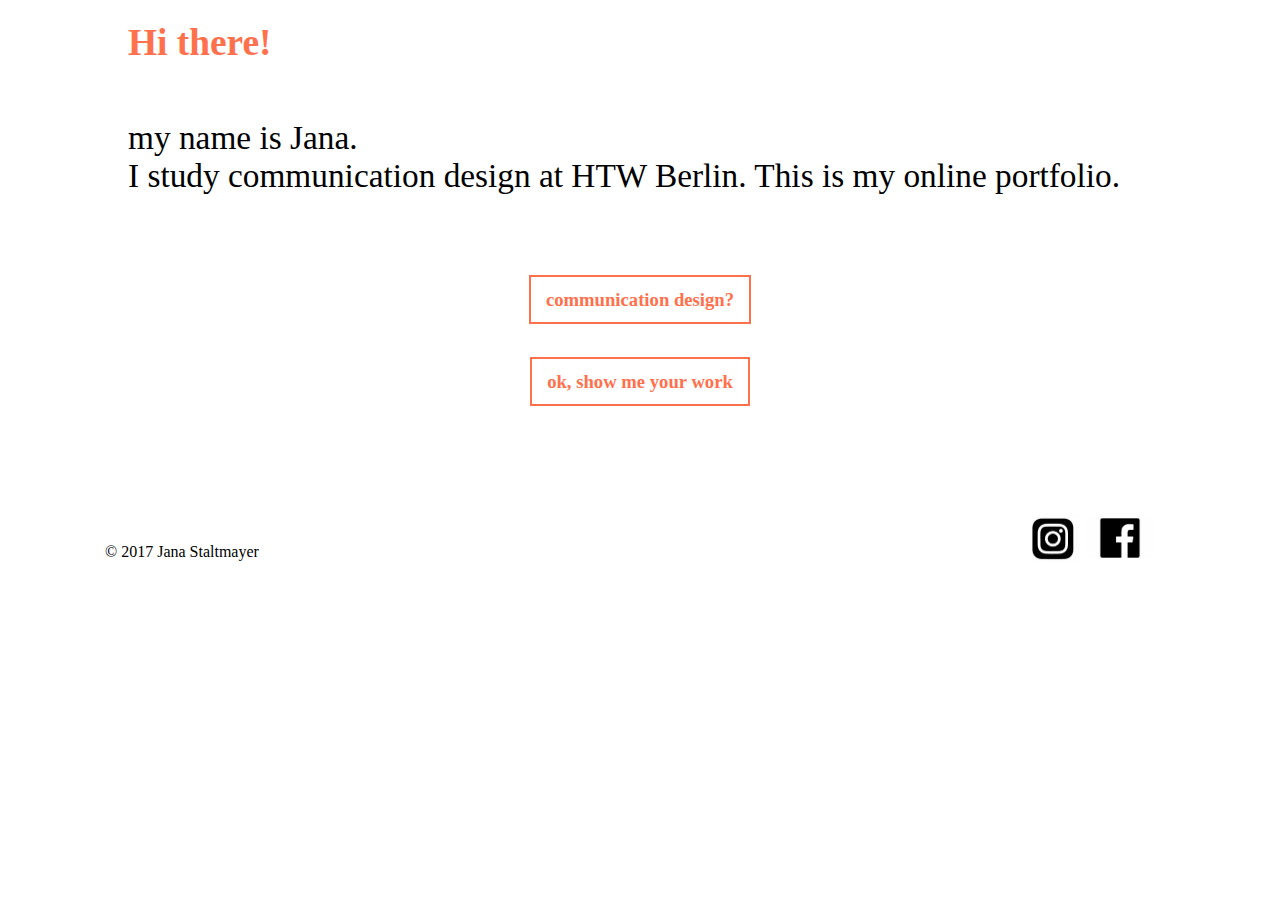
<file: index.html>
<html>
<head>
 <meta charset="utf-8">
 <meta name="viewport" content="width=device-width">
 <meta name="author" content:="Jana Staltmayer">
 <title>Jana Staltmayer Welcome</title>
 <link href="CSS/stylesheetall.css" type="text/css" rel="stylesheet">
 <link href="https://fonts.googleapis.com/css?family=Raleway:700" rel="stylesheet">
 </head>
 <body>
  <div class="headerindex">
   <div class="container">
    <div>
      <h1><a id="hithere" href="portfolio2.html">Hi there!</a></h1>
    </div>
   </div>
  </div>
  <section class="container">
    <p class="subtext">my name is Jana.<br />
          I study communication design at HTW Berlin. This is my online portfolio.</p>
  </section>
  <section class="buttons">
    <h4><a href="explain.html">communication design?</a></h4>
    <h4><a href="portfolio2.html">ok, show me your work</a></h4>
  </section>
  <div class="footer">
    <p id="copyright">&copy; 2017 Jana Staltmayer</p>
    <nav>
     <a id="instagram" href="https://www.instagram.com/dumbledxr/">
     <img src="./photos/instagram_sw.jpg" height="51" width="51"></a>
     <a id="facebook" href="https://www.facebook.com">
     <img src="./photos/facebook_sw.jpg" height="70" width="70"></a>
    </nav>
  </div>
 </body>
</html>
</file>
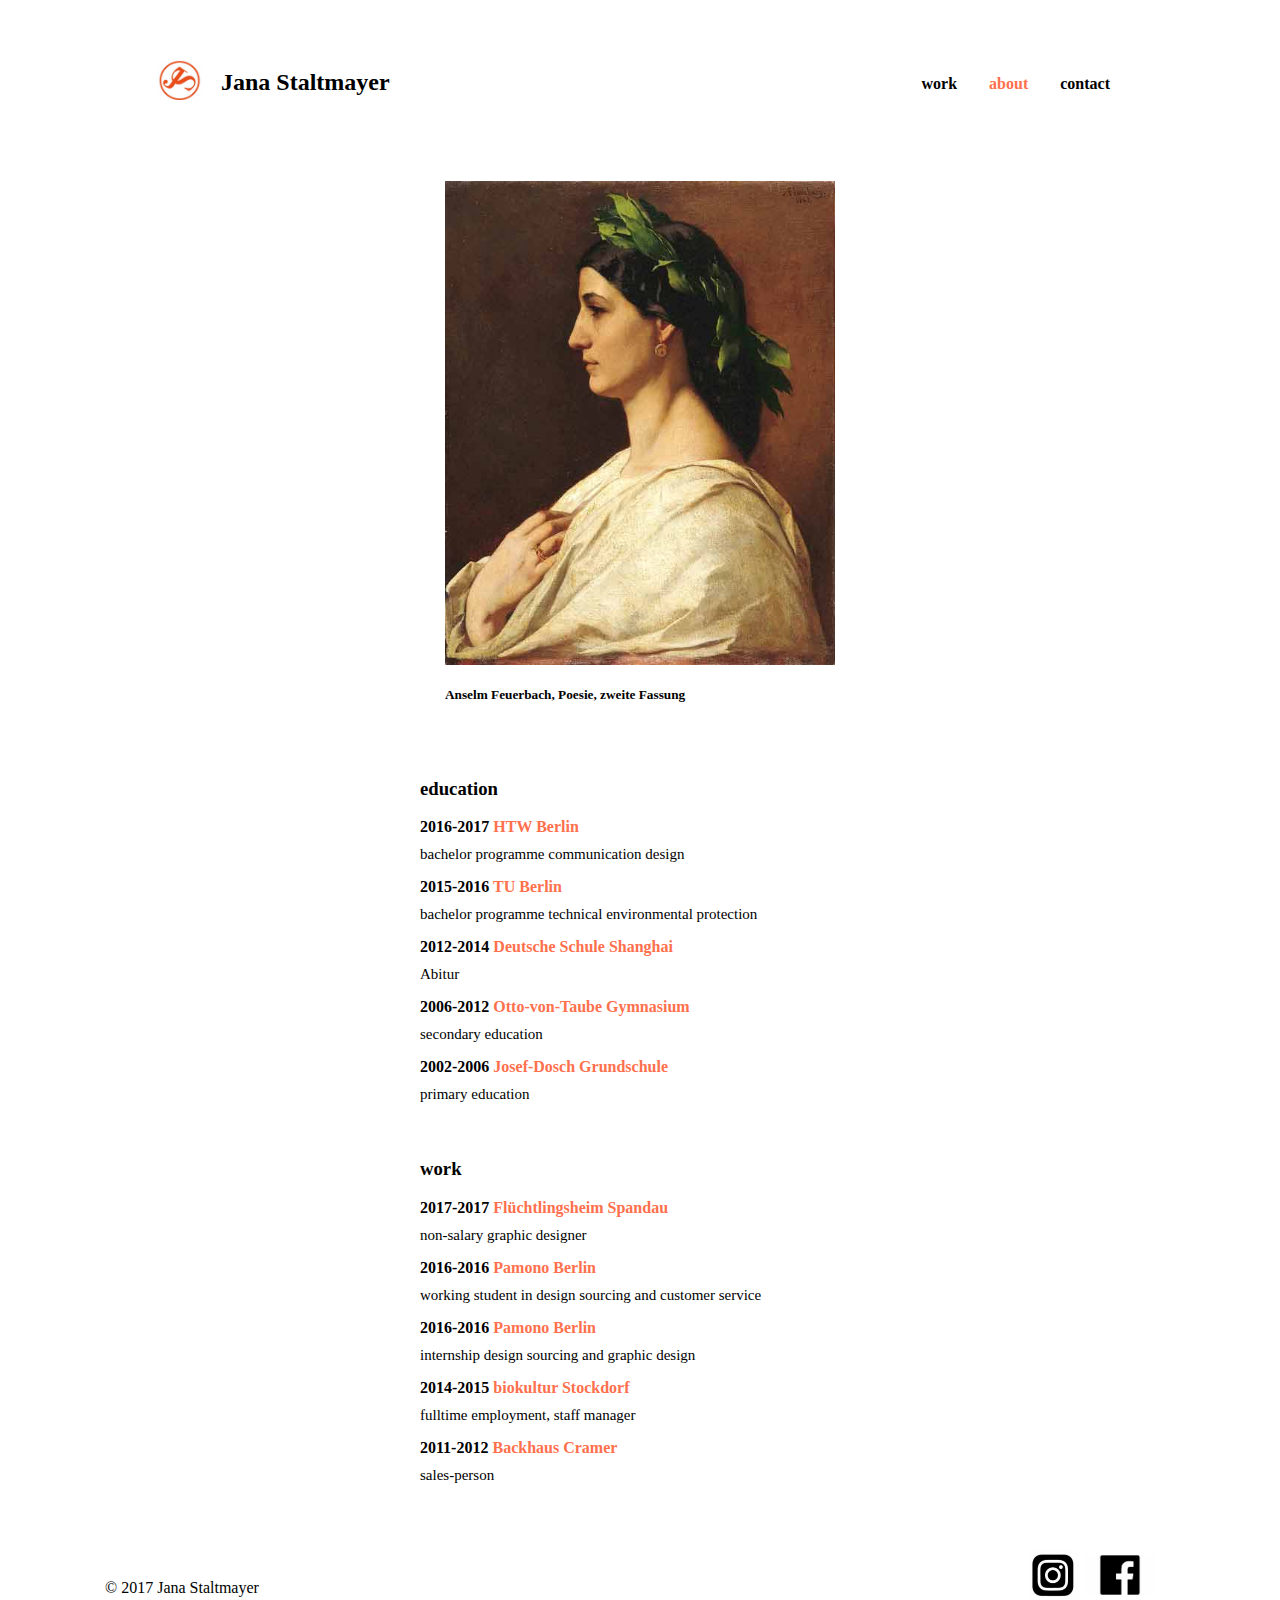
<file: about.html>
<html>
<head>
 <meta charset="utf-8">
 <meta name="viewport" content="width=device-width">
 <meta name="author" content:="Jana Staltmayer">
 <title>Jana Staltmayer CV</title>
 <link href="CSS/stylesheetall.css" type="text/css" rel="stylesheet">
 <link href="https://fonts.googleapis.com/css?family=Raleway:700" rel="stylesheet">
 </head>
 <body>
  <div class="header">
    <div class="container">
      <div id="branding">
        <h2><a  href="index.html"><span id="logo"><img src="./photos/logo_farbe2.jpg"
           alt="Logo" height="40" width="47"></span></a> Jana Staltmayer</h2>
      </div>
      <nav>
        <ul>
          <li><a href="portfolio2.html">work</a></li>
          <li class="selected"><a href="about.html">about</a></li>
          <li><a href="contact.html">contact</a></li>
        </ul>
       </nav>
    </div>
 </div>
  <div class="about">
   <img id="imgfeuerbach"src="./photos/profile_picture.jpg" alt="profile picture">
   <h5 id="feuerbach"><a href="http://db-artmag.de/de/80/on-view/musen-und-models-lagerfeld-trifft-feuerbach/">
        Anselm Feuerbach, Poesie, zweite Fassung </a></h5>
  </div>
  <div class="cv">
           <h3 class="cvhead">education</h3>
         <ul>
           <li class="cvlinks">2016-2017 <a href=https://kd.htw-berlin.de>HTW Berlin</a></li>
           <li class="cvtext">bachelor programme communication design</li>
           <li class="cvlinks">2015-2016 <a href=https://www.tu-berlin.de/fak_3/menue/studium_und_lehre/studienrichtungen/technischer_umweltschutz/bsc_tus/>TU Berlin</a></li>
           <li class="cvtext">bachelor programme technical environmental protection</li>
           <li class="cvlinks">2012-2014 <a href=http://www.ds-shanghai.de/index.php>Deutsche Schule Shanghai</a></li>
           <li class="cvtext">Abitur</li>
           <li class="cvlinks">2006-2012 <a href=http://www.ovtg.de/index.php?id=2>Otto-von-Taube Gymnasium</a></li>
           <li class="cvtext">secondary education</li>
           <li class="cvlinks">2002-2006 <a href=http://www.grundschule-gauting.de>Josef-Dosch Grundschule</a></li>
           <li class="cvtext">primary education</li>
         </ul>
         <h3 class="cvhead">work</h3>
         <ul>
           <li class="cvlinks">2017-2017 <a href=https://www.prisod.de/index.php/unterkuenfte/143-berlin-spandau>Flüchtlingsheim Spandau</a></li>
           <li class="cvtext">non-salary graphic designer</li>
           <li class="cvlinks">2016-2016 <a href=https://www.pamono.de>Pamono Berlin</a></li>
            <li class="cvtext">working student in design sourcing and customer service</li>
           <li class="cvlinks">2016-2016 <a href=https://www.pamono.de>Pamono Berlin</a></li>
            <li class="cvtext">internship design sourcing and graphic design</li>
           <li class="cvlinks">2014-2015 <a href=http://biokultur.de>biokultur Stockdorf</a></li>
            <li class="cvtext">fulltime employment, staff manager</li>
           <li class="cvlinks">2011-2012 <a href=http://backhaus-cramer.de>Backhaus Cramer</a></li>
            <li class="cvtext">sales-person</li>
         </ul>
</div>
   <div class="footer">
     <p id="copyright">&copy; 2017 Jana Staltmayer</p>
      <nav>
       <a id="instagram" href="https://www.instagram.com/dumbledxr/">
       <img src="./photos/instagram_sw.jpg" height="51" width="51"></a>
       <a id="facebook" href="https://www.facebook.com">
       <img src="./photos/facebook_sw.jpg" height="70" width="70"></a>
     </nav>
   </div>
 </body>
</html>
</file>
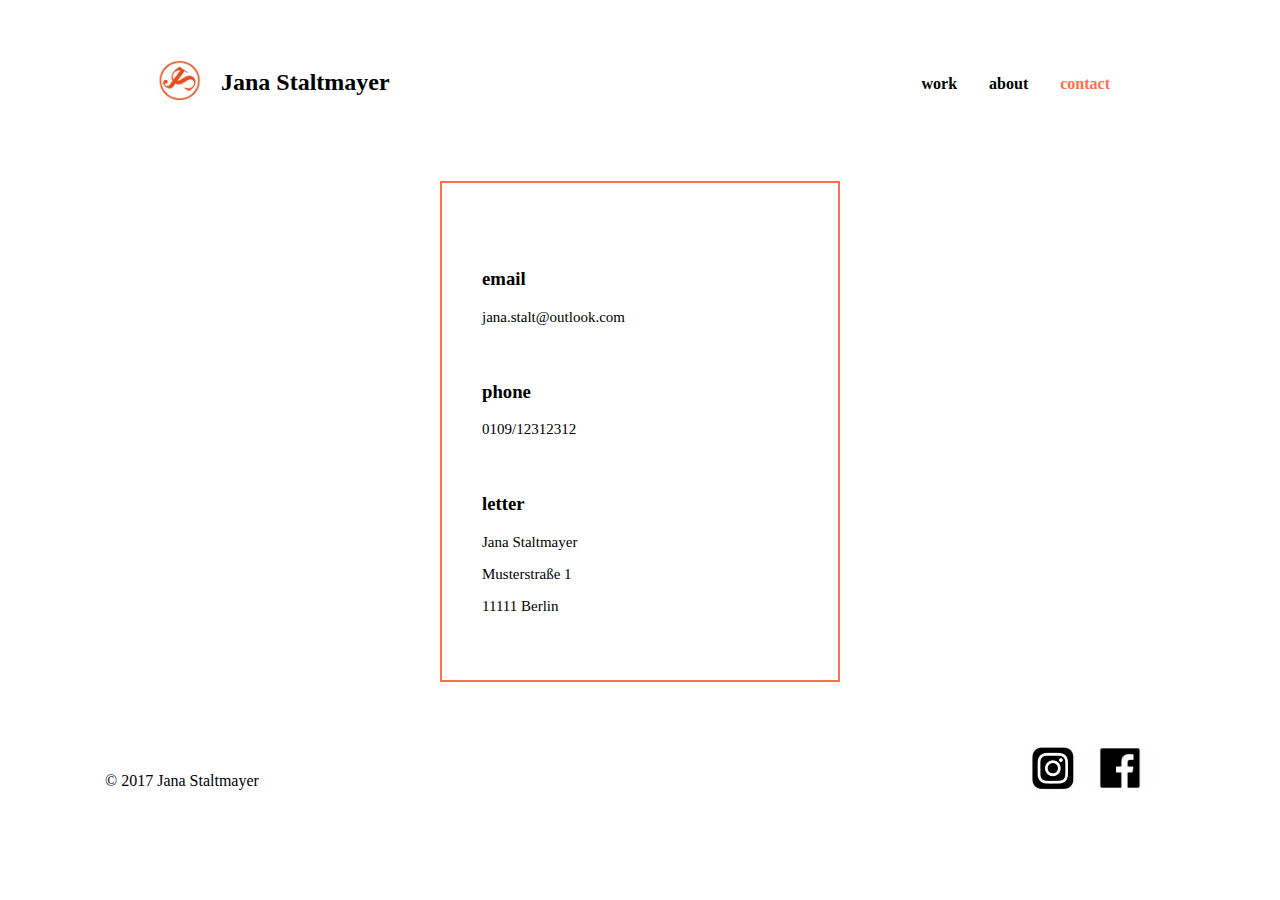
<file: contact.html>
<html>
<head>
 <meta charset="utf-8">
 <meta name="viewport" content="width=device-width">
 <meta name="author" content:="Jana Staltmayer">
 <title>Jana Staltmayer Contact</title>
 <link href="CSS/stylesheetall.css" type="text/css" rel="stylesheet">
 <link href="https://fonts.googleapis.com/css?family=Raleway:700" rel="stylesheet">
 </head>
 <body>
   <div class="header">
   <div class="container">
     <div id="branding">
       <h2><a  href="index.html"><span id="logo"><img src="./photos/logo_farbe2.jpg"
         alt="Logo" height="40" width="47"></span></a> Jana Staltmayer</h2>
     </div>
     <nav>
       <ul>
         <li><a href="portfolio2.html">work</a></li>
         <li><a href="about.html">about</a></li>
         <li class="selected"><a href="contact.html">contact</a></li>
       </ul>
     </nav>
   </div>
  </div>
  <div class="contact">
    <h3 class="cvhead">email</h3>
      <ul>
       <li class="cvtext">jana.stalt@outlook.com</li>
      </ul>
    <h3 class="cvhead">phone</h3>
      <ul>
        <li class="cvtext">0109/12312312</li>
      </ul>
    <h3 class="cvhead">letter</h3>
      <ul>
        <li class="cvtext">Jana Staltmayer</li>
        <li class="cvtext">Musterstraße 1</li>
        <li class="cvtext">11111 Berlin</li>
      </ul>
  </div>
  <div class="footer">
    <p id="copyright">&copy; 2017 Jana Staltmayer</p>
    <nav>
      <a id="instagram" href="https://www.instagram.com/dumbledxr/">
      <img src="./photos/instagram_sw.jpg" height="51" width="51"></a>
      <a id="facebook" href="https://www.facebook.com">
      <img src="./photos/facebook_sw.jpg" height="70" width="70"></a>
    </nav>
  </div>
 </body>
</html>
</file>
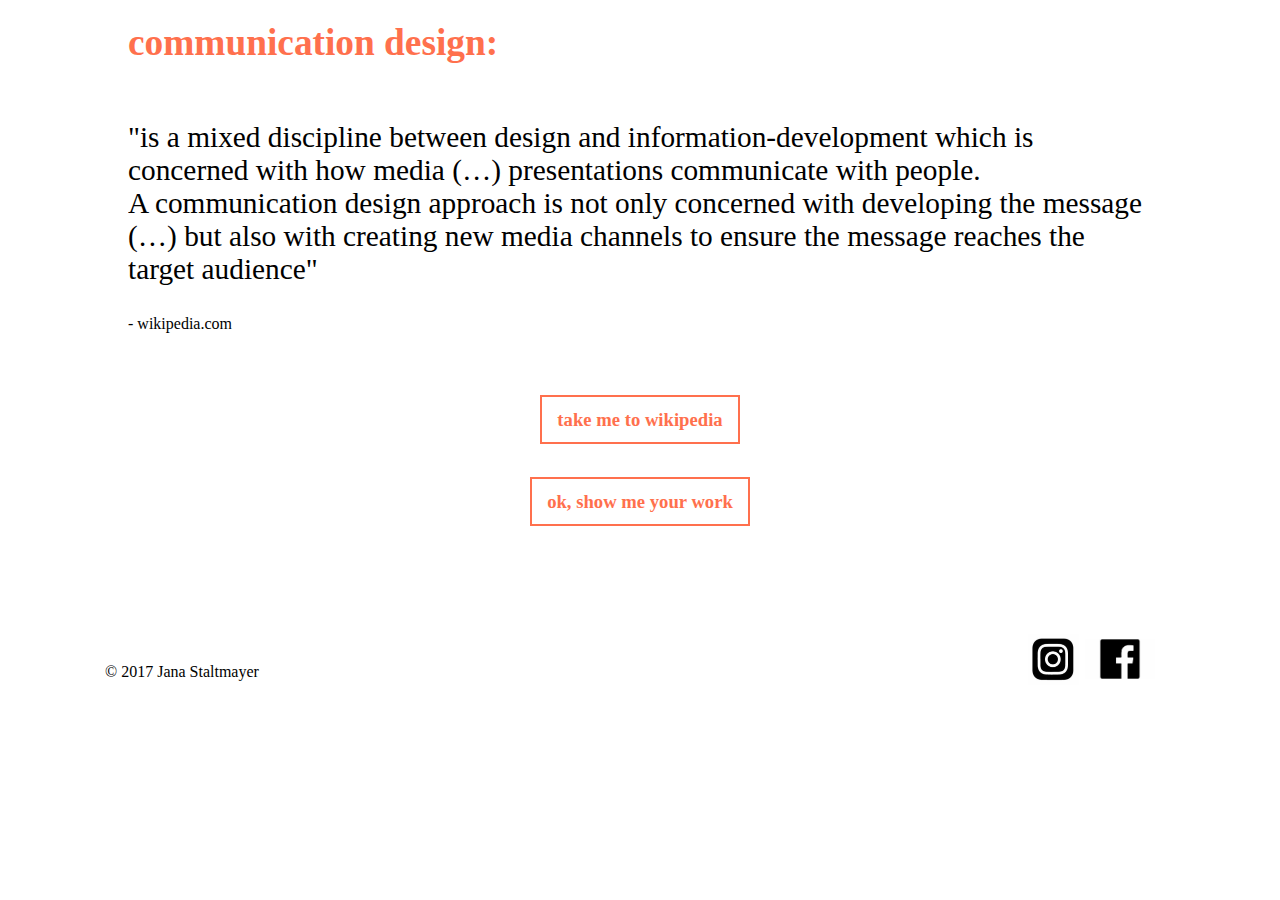
<file: explain.html>
<html>
<head>
 <meta charset="utf-8">
 <meta name="viewport" content="width=device-width">
 <meta name="author" content:="Jana Staltmayer">
 <title>Jana Staltmayer communication design</title>
 <link href="CSS/stylesheetall.css" type="text/css" rel="stylesheet">
 <link href="https://fonts.googleapis.com/css?family=Raleway:700" rel="stylesheet">
 </head>
 <body>
  <div class="container">
   <div>
    <h1><a id="hithere" href="index.html">communication design:</a></h1>
   </div>
  </div>
  <section class="container">
    <p class="subtextexplain">
      "is a mixed discipline between design and
        information-development which is concerned with how media
        (…) presentations communicate with people.<br />
        A communication design approach is not only concerned with
         developing the message (…) but also with
        creating new media channels to ensure the message reaches the target audience"</p>
    <p class="quoteorigin"> - wikipedia.com </p>
  </section>
  <section class="buttons">
    <h4><a href="https://en.wikipedia.org/wiki/Communication_design">take me to wikipedia</a></h4>
    <h4><a href="portfolio2.html">ok, show me your work</a></h4>
  </section>
  <div class="footer">
    <p id="copyright">&copy; 2017 Jana Staltmayer</p>
    <nav>
     <a id="instagram" href="https://www.instagram.com/dumbledxr/">
     <img src="./photos/instagram_sw.jpg" height="51" width="51"></a>
     <a id="facebook" href="https://www.facebook.com">
     <img src="./photos/facebook_sw.jpg" height="70" width="70"></a>
    </nav>
  </div>
 </body>
</html>
</file>
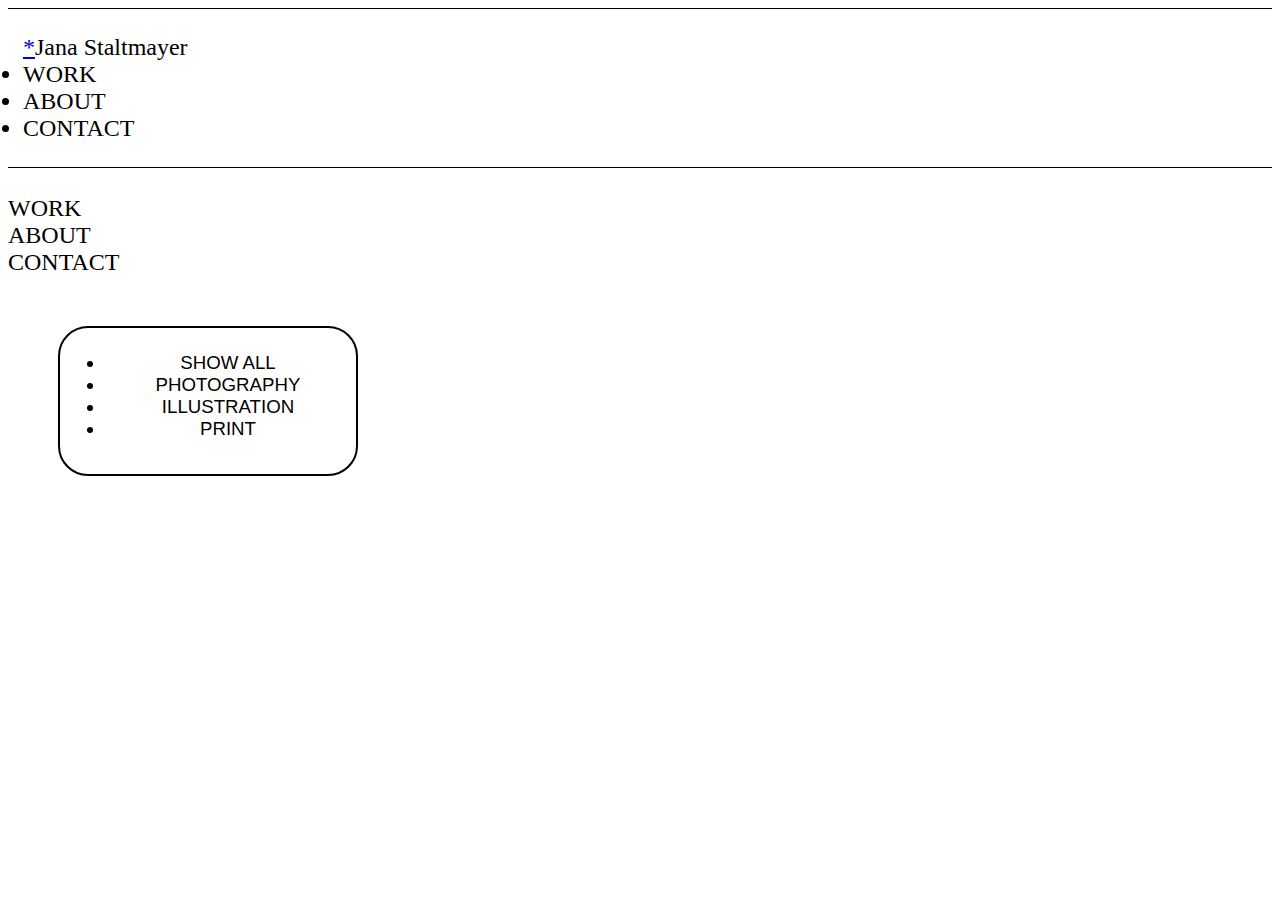
<file: portfolio.html>
<html>
<head>
 <meta charset="utf-8">
 <title>Jana Staltmayer Portfolio</title>
 <link href="CSS/stylesheetp.css" type="text/css" rel="stylesheet">
 </head>
 <body>
   <div class="navigation">
     <div class="Home-Button">
       <!-- Problem: wenn als h1 ausgezeichnet, wird dem schon eine gewisse Größe zugeordnet,
       und mit pt angabe ist es schwierig, das mit der navigation zu matchen, weil ul-->
       <header><a href="index.html">*</a>Jana Staltmayer
         <ul class="list">
           <li>WORK</li>
           <li>ABOUT</li>
           <li>CONTACT</li>
         </ul>
       </header>
    </div>
     <ul class="list">
       <li>WORK</li>
       <li>ABOUT</li>
       <li>CONTACT</li>
     </ul>
   </div>
   <div class="filter">
     <ul>
       <li>SHOW ALL</li>
       <li>PHOTOGRAPHY</li>
       <li>ILLUSTRATION</li>
       <li>PRINT</li>
     </ul>
   </div>
   <div class="main content">
     <div class="single content">
      <!-- hier nach und nach alle einzelnen Bilder und links reinladen
    jedes Bild braucht einzelne ID, damit flexibel bearbeitbar-->
     </div>
  </div>
 </body>
</html>
</file>
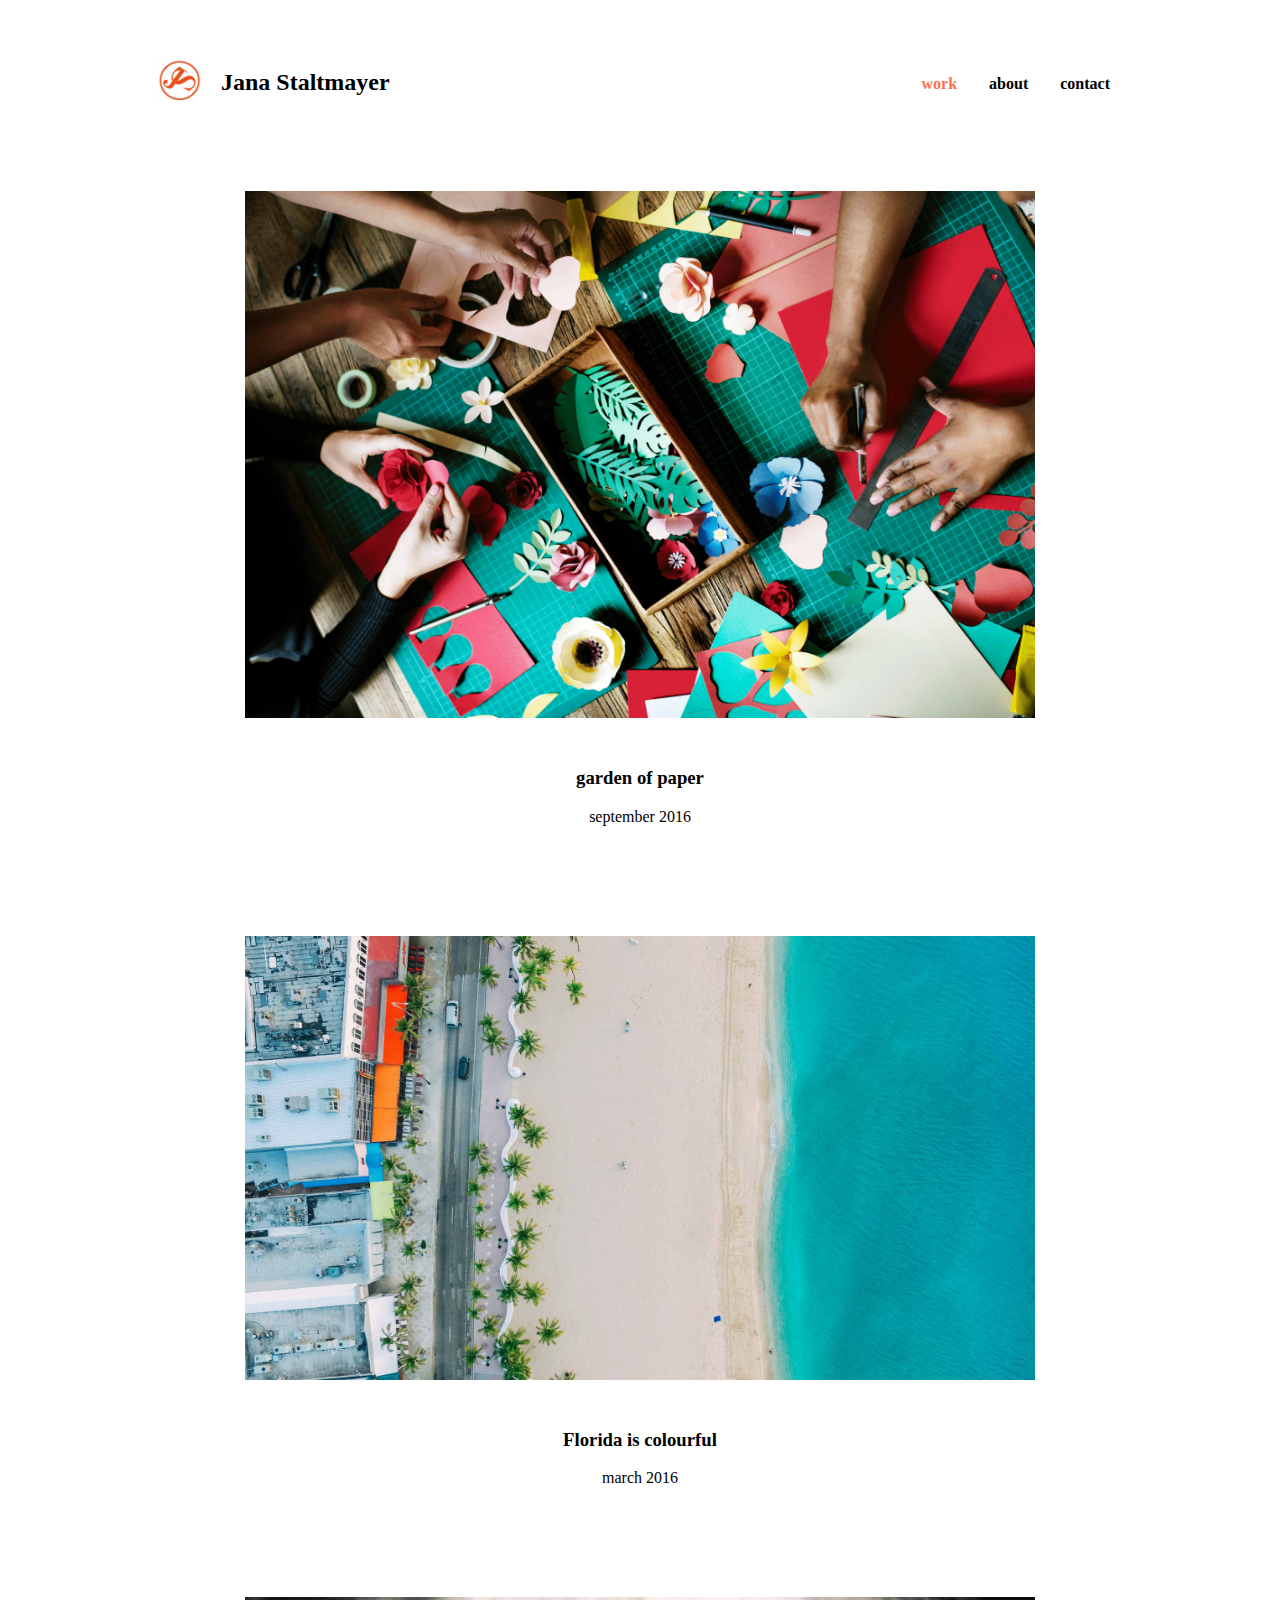
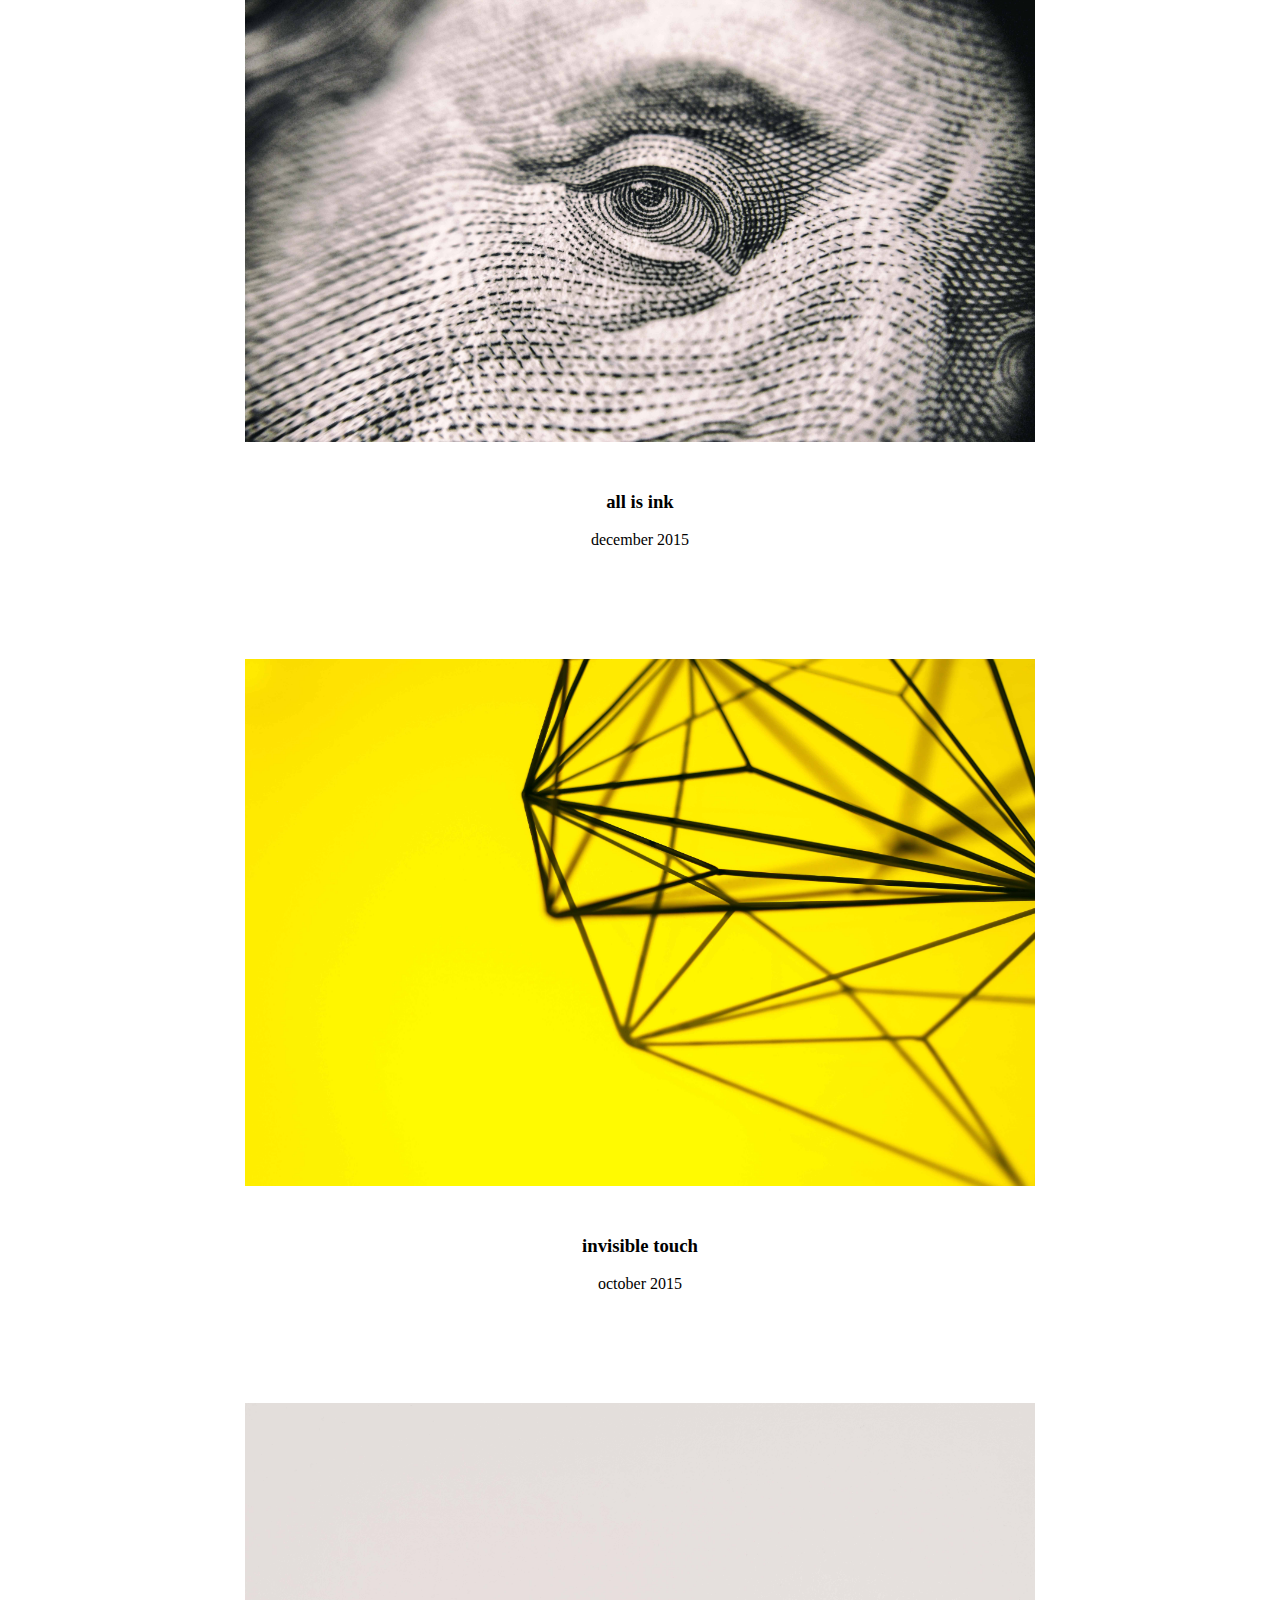
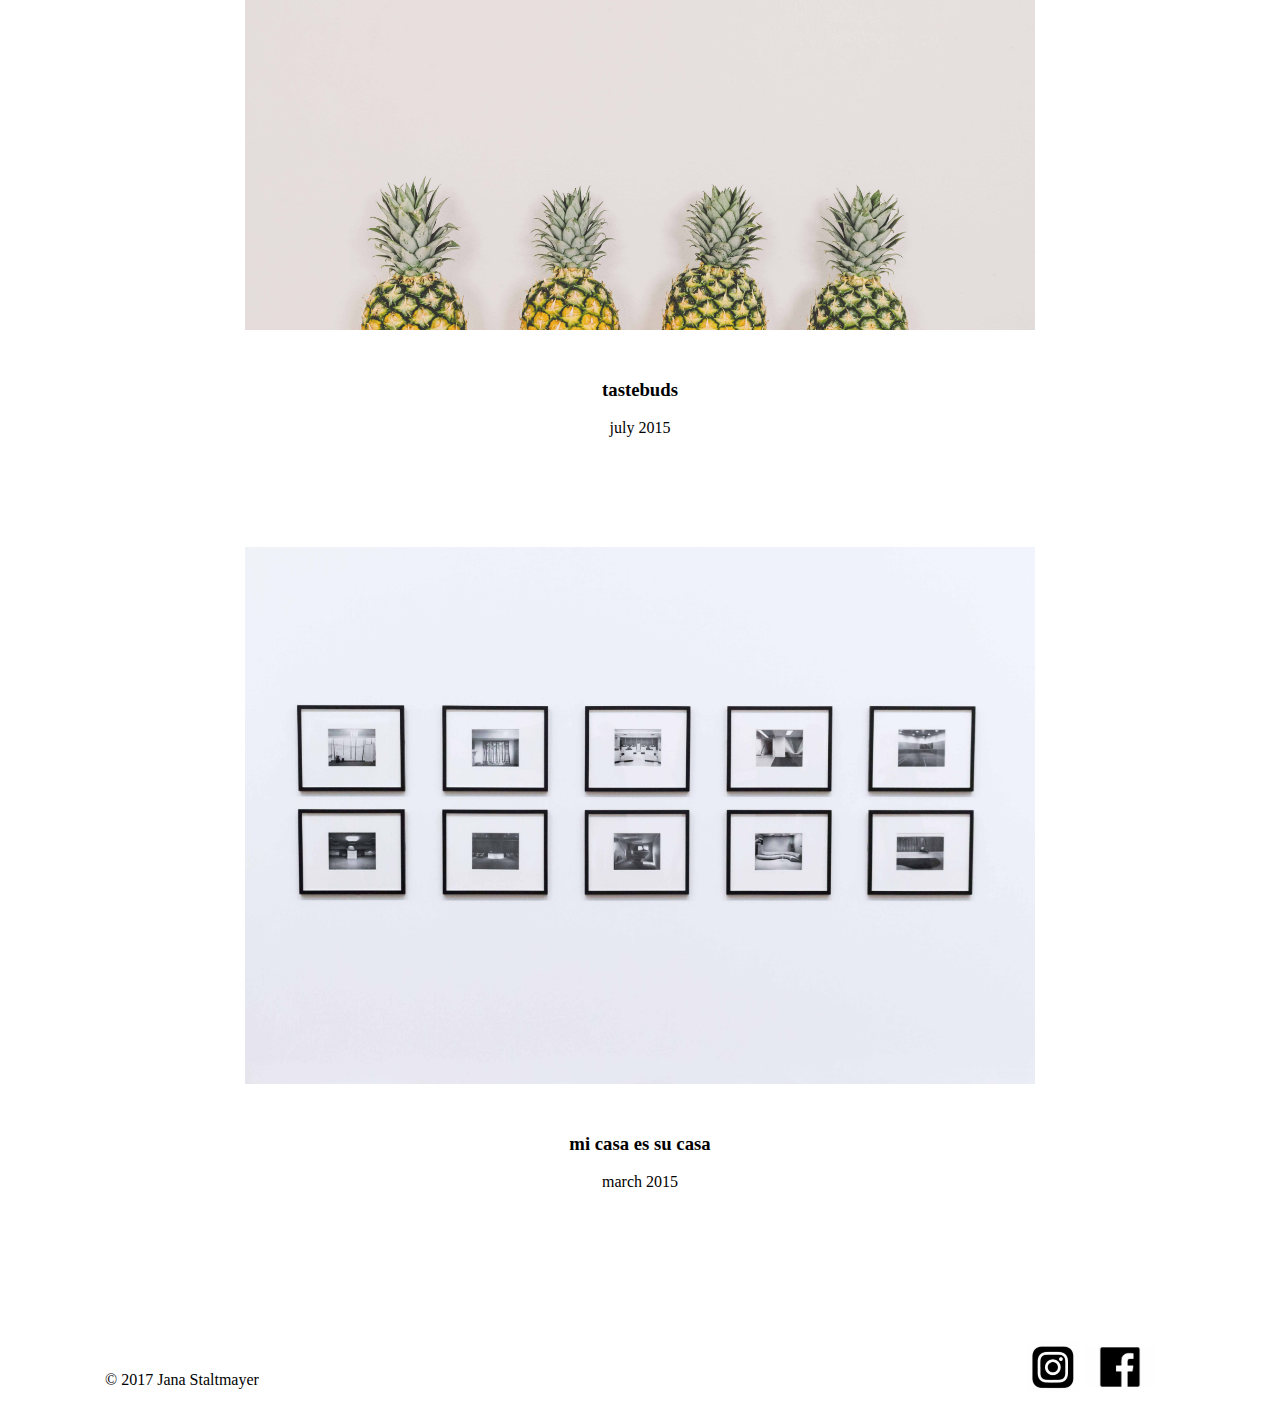
<file: portfolio2.html>
<html>
<head>
 <meta charset="utf-8">
 <meta name="viewport" content="width=device-width">
 <meta name="author" content:="Jana Staltmayer">
 <title>Jana Staltmayer Portfolio</title>
 <link href="CSS/stylesheetall.css" type="text/css" rel="stylesheet">
 <link href="https://fonts.googleapis.com/css?family=Raleway:700" rel="stylesheet">
 </head>
 <body>
  <div class="header">
    <div class="container">
      <div id="branding">
        <h2><a  href="index.html"><span id="logo"><img src="./photos/logo_farbe2.jpg"
           alt="Logo" height="40" width="47"></span></a> Jana Staltmayer</h2>
      </div>
      <nav>
        <ul>
          <li class="selected"><a href="portfolio2.html">work</a></li>
          <li><a href="about.html">about</a></li>
          <li><a href="contact.html">contact</a></li>
        </ul>
      </nav>
    </div>
  </div>
  <section class="projects">
   <div class="containerimages">
    <div>
      <img src="./photos/collage.jpg" alt="Collage">
      <h3>garden of paper</h3>
      <p>september 2016</p>
    </div>
    <div>
      <img src="./photos/fotoserie2.jpg" alt="Fotoserie">
      <h3>Florida is colourful</h3>
      <p>march 2016</p>
    </div>
    <div>
      <img src="./photos/illustration.jpg" alt="Illustration">
      <h3>all is ink</h3>
      <p>december 2015</p>
    </div>
    <div>
      <img src="./photos/invisible-objects.jpg" alt="Objekte">
      <h3>invisible touch</h3>
      <p>october 2015</p>
    </div>
    <div>
      <img src="./photos/editorial.jpg" alt="Editorial design">
      <h3>tastebuds</h3>
      <p>july 2015</p>
    </div>
    <div>
      <img src="./photos/fotoserie.jpg" alt="Fotoserie">
      <h3>mi casa es su casa</h3>
      <p>march 2015</p>
    </div>
   </div>
  </section>
  <div class="footer">
   <p id="copyright">&copy; 2017 Jana Staltmayer</p>
   <nav>
    <a id="instagram" href="https://www.instagram.com/dumbledxr/">
    <img src="./photos/instagram_sw.jpg" height="51" width="51"></a>
    <a id="facebook" href="https://www.facebook.com">
    <img src="./photos/facebook_sw.jpg" height="70" width="70"></a>
   </nav>
  </div>
 </body>
</html>
</file>
<file: CSS/stylesheetall.css>
/* global */

* {
  box-sizing:border-box;
}

@font-face {
 font-family: 'Raleway', sans-serif;
/* webfont only used as dropback font since Avant Garde looks much better */
}

body {
 font: 15px 1.5 "Avant Garde", 'Raleway',sans-serif;
 padding: 0;
 margin: 0;
 background-color: rgb(255,255,255);
}

.container {
  width: 80%;
  margin: auto;
  overflow: hidden;
}

a img:hover {
  -webkit-transform: scale(1.085,1.085);
}

/* global footer */

.footer {
  width: 100%;
  color: rgb(0,0,0);
  padding-bottom:20px;
  padding-top: 10px;
  min-height:70px;
  display: inline;
}

.footer #facebook {
  margin-right:125px;
}

.footer #instagram {
  margin-right: 2px;
}

.footer nav {
  float: right;
  display: inline;
  margin-bottom: 10px;
  margin-top: 50px;
}

.footer nav #facebook {
  position: relative;
  top:-5px;
}

.footer nav #instagram {
  position: relative;
  top:1px;
}

.footer #copyright {
  float: left;
  margin-left: 105px;
  margin-right: 60px;
  margin-top: 80px;
}

.footer img {
  height: auto;
}

/* global header */

.header {
  background-color: rgb(255,255,255);
  color: rgb(0,0,0);
  padding-top: 20px;
  min-height:70px;
  margin-bottom: 60px;
  margin-top: 10px;
}

.header a{
  color: rgb(0,0,0);
  text-decoration: none;
  /*font-size: 16px;*/
  font-weight: bold;
}

.header ul{
  padding: 0;
  margin: 0;
}

.header li{
  float: left;
  display:inline;
  padding: 20px 12px 3px 20px;
}

.header #branding{
  float:left;
  margin-bottom: 5px;
}

.header nav{
  float:right;
  margin-top: 12px;
  margin-right: 30px;
  margin-bottom: 10px;
}

.header #branding h1{
  margin: 0;
}

.header .highlight, .header .selected a{
  color: rgb(255, 112,77);
  font-weight: bold;
}

#logo {
  position: relative;
  top:10px;
  right:2px;
  padding: 0;
  margin: 0;
  margin-left: 30px;
  margin-right: 10px;
}

.header a:hover{
  color: rgb(110,110,110);
  font-weight: bold;
}

.container ul{
  position: relative;
  top:13px;
}

.containerimages img {
  width: 100%;
  height: auto;
  margin: 0 auto;
  overflow: hidden;
  padding: 30px;
  max-width: 850px;
}

ul{
  margin: 0px;
  padding: 0px;
}

/* index-site */

section {
  font: auto 1.5 "Avant Garde",Avenir,sans-serif;
  margin-bottom: 30px;
  position: relative;
  bottom: 20px;
}

.headerindex {
  background-color: rgb(255,255,255);
  color: rgb(0,0,0);
  padding-top: 20px;
  min-height:70px;
  margin-top:0;
  position: relative;
  top: -20px;
}

.headerindex a {
  font-size: 20px;
}

.headerindex a:hover{
  color: rgb(110,110,110);
  font-weight: bold;
}

#hithere {
  font-size: 28pt;
  padding: 0px;
  margin: 0px;
  color: rgb(255, 112, 77);
  text-decoration: none;
}

#hithere:hover {
  color: rgb(110,110,110);
  font-weight: bold;
}

.subtext {
  font-size: 25pt;
}

.buttons a, .buttons h4 {
  margin-top: 60px;
  margin-bottom: 50px;
  text-decoration: none;
  text-align: center;
  color: rgb(255,112,77);
  font-size: 14pt;
  font-weight: bold;
}

.buttons a{
  border-width: 2px;
  border-style: solid;
  border-color: rgb(255, 112,77);
  padding: 12px 15px;
  background-color: rgb(255, 255,255);
}

.buttons a:hover {
  color: rgb(110,110,110);
  border-color: rgb(110,110,110);
}


/* explain-site */

.subtextexplain {
  font-size: 22pt;
  margin-top: 55px;
}
/* portfolio-site "work" */

.projects {
  text-align: center;
  margin: 15px auto;
}

.projects p {
  margin-bottom: 80px;
}

.main {
  margin-top: 100px;
}

/* about-site */

#imgfeuerbach {
  width: 100%;
  height: auto;
  margin: 0 auto;
  overflow: hidden;
}

#feuerbach{
  color: rgb(0,0,0);
  margin-bottom: 20px;
}

#feuerbach a{
  text-decoration: none;
  color: inherit;
  margin-top: 25px;
  margin-bottom: 65px;
}

#feuerbach a:hover{
  color: rgb(110,110,110);
}

.cv{
  margin: 0 auto;
  overflow: hidden;
  max-width: 500px;
  text-align: left;
  height: auto;
  padding-left: 30px;
  padding-right: 30px;
}

.cvlinks{
  font-weight: bold;
  margin-bottom: 10px;
}

.cvlinks a {
  text-decoration: none;
  color: rgb(255,112,77);
}

.cvlinks a:hover {
  color: rgb(110,110,110);
}

.cvtext {
  font-weight: lighter;
  margin-bottom: 15px;
  font-size: 15px;
}

.cvhead {
  font-weight: bold;
  margin-top: 55px;
}

.about {
  height: auto;
  margin: 0 auto;
  margin-bottom: 10px;
  padding-right: 30px;
  padding-left: 30px;
  width: 60%;
  min-width: 400px;
  max-width: 450px;
}

.cv li {
list-style: none;
}

/* contact-site */

.contact {
  height: auto;
  margin: 0 auto;
  margin-bottom: 10px;
  width: 60%;
  min-width: 300px;
  max-width: 400px;
  overflow: hidden;
  border-style: solid;
  border-width: 2px;
  border-color: rgb(255,112,77);
  padding: 30px;
  padding-bottom: 50px;
  padding-left: 40px;
}

.contact li {
  list-style: none;
}
</file>
<file: CSS/stylesheetp.css>
.navigation .Home-Button {
  font-family: Walbaum, Bodoni, serif;
  background: rgba(255,255,255,0.8);
  border-bottom: 1px solid rgb(0,0,0);
  border-top: 1px solid rgb(0,0,0);
  font-kerning: auto;
  padding: 25px 10px 25px 15px;
  width:100%;
  height: auto;
  margin: 0px;
}

* {
  box-sizing:border-box;
}

header {

}

.NAHnavigation .NAHome-Button{
  border: 1px solid #000;
  width: 90%;
  padding:30px 10px;
  margin:0px;
  font-family: Walbaum, Bodoni, serif;
  display:inline;
}

.navigation {
  font-size: 18pt;
  text-align: left;
  font-kerning: auto;

}

.Home-Button {
  font-size: 18pt;
  text-align: left;
  font-kerning: auto;
}

.filter {
  font-family:"Avant Garde", Avenir, sans-serif;
  font-size: 14pt;
  text-align: center;
  font-kerning: auto;
  width: 300px;
  height:150px;
  min-width: 300px;
  max-width: 500px;
  min-height: 150px;
  max-height: 230px;
  overflow: visible;
  border-radius: 30px;
  border:2px solid #000;
  padding:5px;
  margin:50px;

}

.list {
  display: inline;
}

.main content {
  
}
</file>
